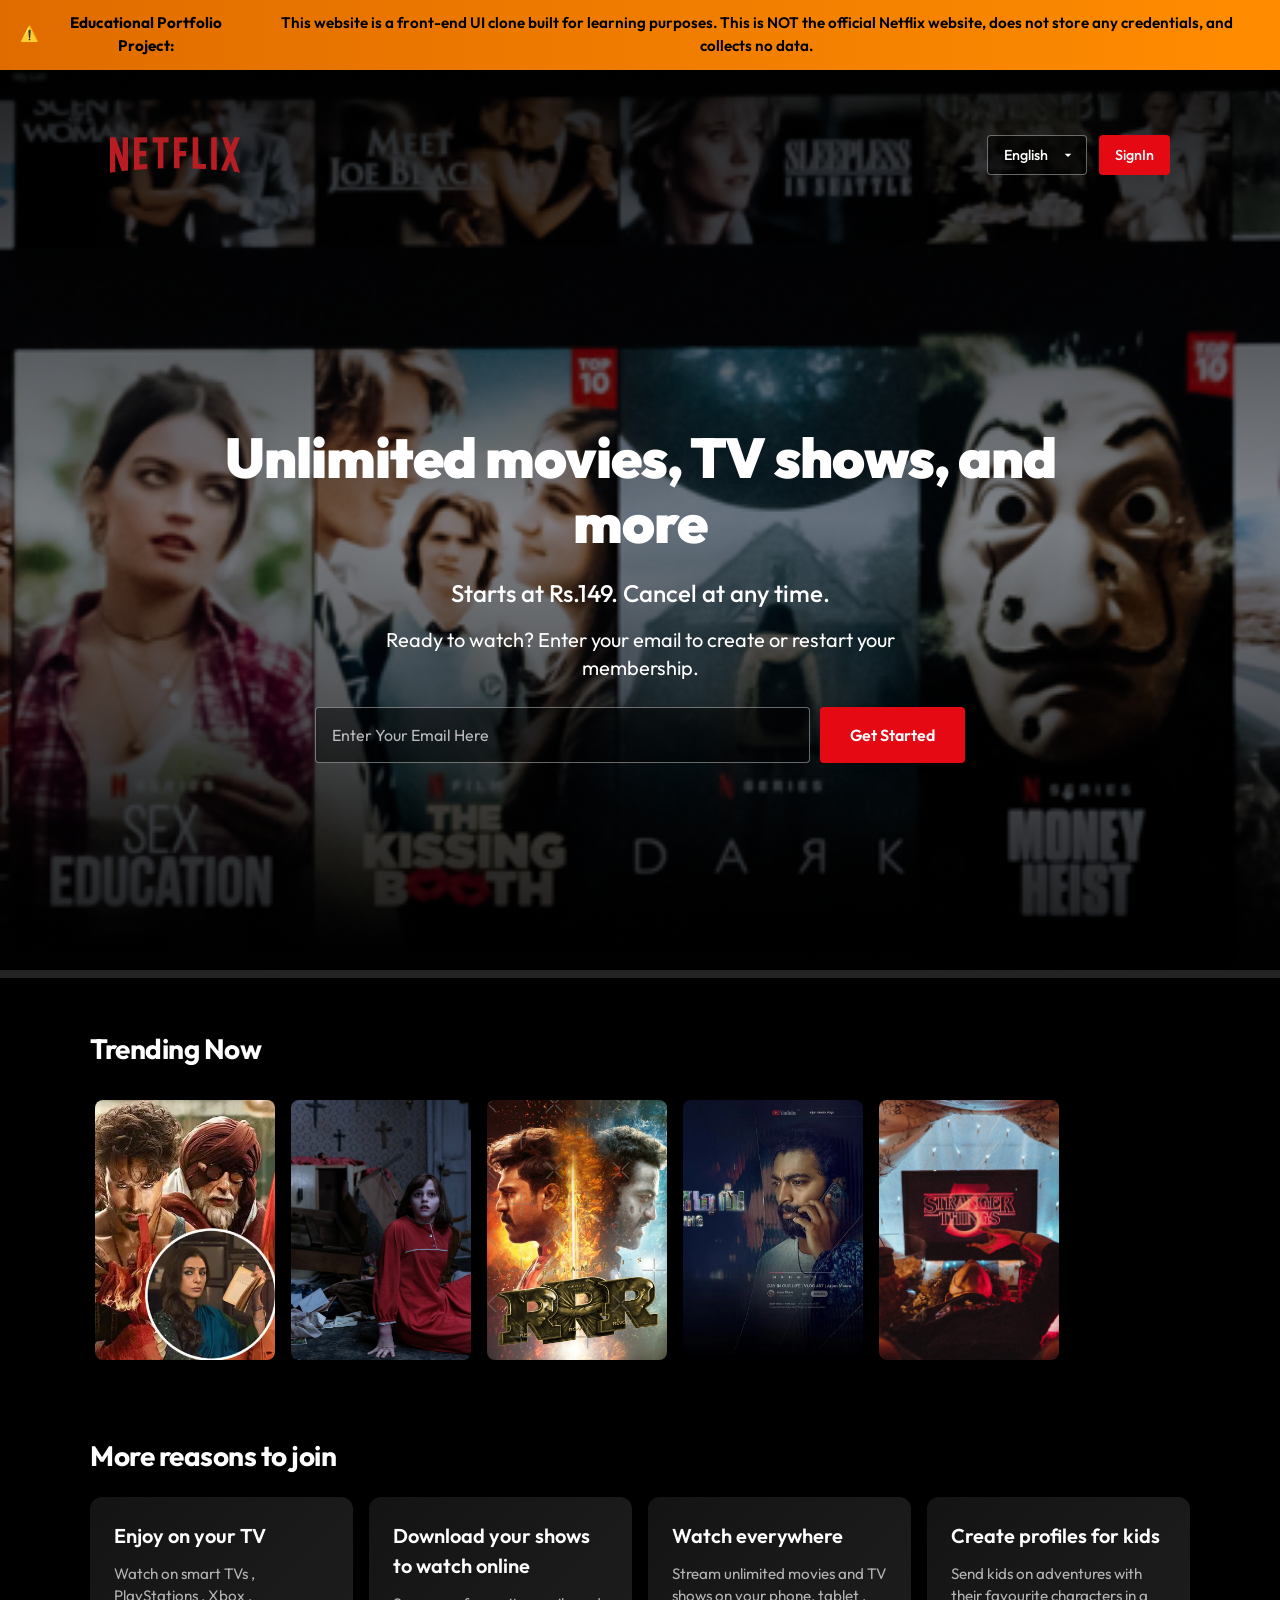
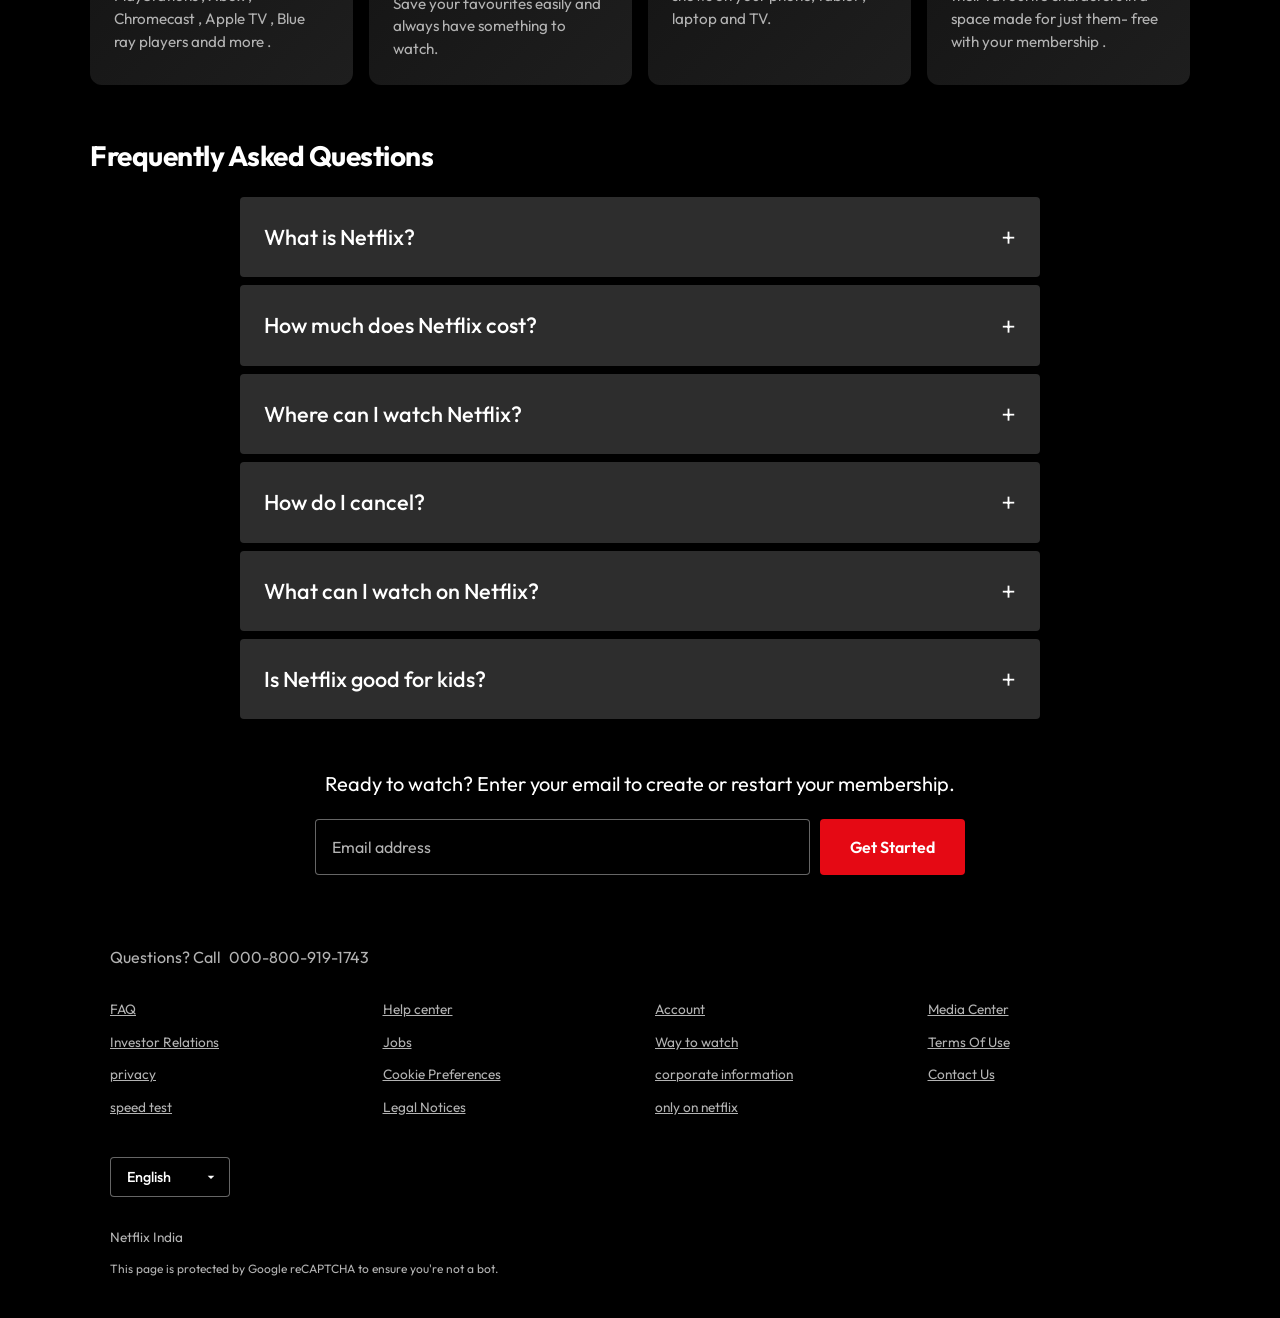
<file: index.html>
<!DOCTYPE html>
<html lang="en">
<head>
    <meta charset="UTF-8">
    <meta name="viewport" content="width=device-width, initial-scale=1.0">
    <title>Netflix India - Watch TV Shows Online, Watch Movies Online</title>
    <link rel="stylesheet" href="style.css">
</head>

<body>
    <div class="educational-disclaimer">
        ⚠️ <strong>Educational Portfolio Project:</strong> This website is a front-end UI clone built for learning purposes. This is NOT the official Netflix website, does not store any credentials, and collects no data.
    </div>
    <div class="main">
        <div class="box">
            <nav>
                <img class="logo" src="assets/images/netflix-2-logo-svgrepo-com.svg" alt="Netflix Logo">
                <div>

                    <select class=" navbuttons" type="language">
                        <option>English</option>
                        <option>hindi</option>
                        <option>france</option>
                        <option>german</option>
                    </select>
                    <input class="navbuttons red" type="submit" value="SignIn">
                </div>

            </nav>
            <div class="content">
                <h1>
                    Unlimited movies, TV shows, and more
                </h1>
                <div class="p">
                    <div class="price">
                        Starts at Rs.149. Cancel at any time.
                    </div>
                    <div class="membership">
                        Ready to watch? Enter your email to create or restart your membership.
                    </div>
                    <div class="hero-form">
                        <input class="buttons" type="email" placeholder="Enter Your Email Here">
                        <button class="buttons red">Get Started</button>
                    </div>
                </div>
            </div>
        </div>
    </div>
    <div class="curve"></div>
    <div class="section">
        Trending Now
    </div>
    <div class="image">
        <img class="movie" src="assets/images/tiger.webp">
        <img class="movie" src="assets/images/conjuring.png">
        <img class="movie" src="assets/images/rrr.jpg">
        <img class="movie" src="assets/images/telugu.webp">
        <img class="movie" src="assets/images/bg2.jpg">
    </div>
    <div class="section">More reasons to join</div>
    <div class="big">
        <div class="item">
            <div class="p1">Enjoy on your TV</div>
            <div class=" p2"> Watch on smart TVs , PlayStations , Xbox , Chromecast , Apple TV , Blue ray players andd
                more .</div>
        </div>
        <div class="item">
            <div class="p1">Download your shows to watch online</div>
            <div class=" p2"> Save your favourites easily and always have something to watch.
            </div>
        </div>
        <div class="item">
            <div class="p1">Watch everywhere</div>
            <div class=" p2"> Stream unlimited movies and TV shows on your phone, tablet , laptop and TV.
            </div>
        </div>
        <div class="item">
            <div class="p1">Create profiles for kids</div>
            <div class=" p2"> Send kids on adventures with their favourite characters in a space made for just them-
                free with your membership .
            </div>
        </div>
    </div>
    <div class="section">Frequently Asked Questions</div>
    <div class="list">
        <details>
            <summary>
                <span>What is Netflix?</span>
                <span class="plus">+</span>
            </summary>
            <div>
                Netflix is a streaming service that offers a wide variety of award-winning TV shows, movies, anime,
                documentaries and more – on thousands of internet-connected devices.

                You can watch as much as you want, whenever you want, without a single ad – all for one low monthly
                price.
                There's always something new to discover, and new TV shows and movies are added every week!
            </div>
        </details>

        <details>
            <summary>
                <span>How much does Netflix cost? </span>
                <span class="plus">+</span>
            </summary>
            <div>
                Watch Netflix on your smartphone, tablet, Smart TV, laptop, or streaming device, all for one fixed
                monthly
                fee. Plans range from ₹149 to ₹649/month.
            </div>
        </details>

        <details>
            <summary>
                <span>Where can I watch Netflix? </span>
                <span class="plus">+</span>
            </summary>
            <div>
                Watch anywhere, anytime. Sign in with your Netflix account to watch instantly on the web at netflix.com
                from
                your personal computer or on any internet-connected device that offers the Netflix app, including smart
                TVs,
                smartphones, tablets, streaming media players and game consoles.

                You can also download your favourite shows with the iOS or Android app. Use downloads to watch while
                you're
                on the go and without an internet connection. Take Netflix with you anywhere.
            </div>
        </details>

        <details>
            <summary>
                <span>How do I cancel? </span>
                <span class="plus">+</span>
            </summary>
            <div>
                Netflix is flexible. You can easily cancel your account online in two clicks. There are no cancellation
                fees
                – start or stop your account anytime.
            </div>
        </details>

        <details>
            <summary>
                <span>What can I watch on Netflix? </span>
                <span class="plus">+</span>
            </summary>
            <div>
                Netflix has an extensive library of feature films, documentaries, shows, anime, award-winning Netflix
                originals, and more. Watch as much as you want, anytime you want.
            </div>
        </details>
        <details>
            <summary>
                <span>Is Netflix good for kids? </span>
                <span class="plus">+</span>
            </summary>
            <div>
                The Netflix Kids experience is included in your membership to give parents control while kids enjoy
                family-friendly TV shows and films in their own space.

                Kids profiles come with PIN-protected parental controls that let you restrict the maturity rating of
                content
                kids can watch and block specific titles you don't want kids to see.
            </div>
        </details>
    </div>
    <div class="ready">
        Ready to watch? Enter your email to create or restart your membership.
    </div>
    <div class="but">
        <input class="mail" type="email" placeholder="Email address">
        <button class="start">
            Get Started
        </button>
    </div>
    <div class="end">
        <h3>
            Questions? Call<a href=""> 000-800-919-1743</a></h3>
    </div>
    <div class="ending">
        <div class="sty">
            <a href="">FAQ</a>
            <a href="">Investor Relations</a>
            <a href="">privacy</a>
            <a href="">speed test</a>
        </div>
        <div class="sty">
            <a href="">Help center</a>
            <a href="">Jobs</a>
            <a href="">Cookie Preferences</a>
            <a href="">Legal Notices</a>
        </div>
        <div class="sty">
            <a href="">Account</a>
            <a href="">Way to watch</a>
            <a href="">corporate information</a>
            <a href="">only on netflix</a>
        </div>
        <div class="sty">
            <a href="">Media Center</a>
            <a href="">Terms Of Use</a>
            <a href="">Contact Us</a>
        </div>
    </div>
    <div class="footer-lang">
        <select class="navbuttons" type="language">
            <option>English</option>
            <option>hindi</option>
            <option>france</option>
            <option>german</option>
        </select>
    </div>

    <div class="end bottom-text">Netflix India</div>
    <div class="end recaptcha">This page is protected by Google reCAPTCHA to ensure you're not a bot.</div>
</body>

</html>
</file>
<file: style.css>
@import url('https://fonts.googleapis.com/css2?family=Outfit:wght@300;400;500;600;700;800;900&display=swap');

/* ==========================================================================
   RESET & BASE STYLES
   ========================================================================== */
* {
    box-sizing: border-box;
    margin: 0;
    padding: 0;
}

:root {
    --netflix-red: #e50914;
    --netflix-red-hover: #c11119;
    --bg-dark: #000000;
    --card-bg: linear-gradient(135deg, #141414 0%, #1e1e1e 100%);
    --card-bg-hover: linear-gradient(135deg, #1f1f1f 0%, #2a2a2a 100%);
    --accordion-bg: #2d2d2d;
    --accordion-bg-hover: #414141;
    --text-white: #ffffff;
    --text-gray: #b3b3b3;
    --border-gray: rgba(255, 255, 255, 0.4);
    --font-main: 'Outfit', sans-serif;
    --max-content-width: 1100px;
}

body {
    background-color: var(--bg-dark);
    color: var(--text-white);
    font-family: var(--font-main);
    overflow-x: hidden;
    line-height: 1.5;
    -webkit-font-smoothing: antialiased;
}

.educational-disclaimer {
    background: linear-gradient(90deg, #e06c00, #ff8c00);
    color: #000000;
    text-align: center;
    padding: 12px 20px;
    font-size: 0.95rem;
    font-weight: 600;
    position: relative;
    z-index: 100;
    box-shadow: 0 4px 10px rgba(0, 0, 0, 0.4);
    display: flex;
    justify-content: center;
    align-items: center;
    gap: 8px;
}

img {
    display: block;
    max-width: 100%;
}

a {
    color: var(--text-white);
    text-decoration: none;
    transition: color 0.2s ease;
}

a:hover {
    color: var(--text-gray);
}

/* ==========================================================================
   GLOBAL UTILITIES
   ========================================================================== */
.red {
    background-color: var(--netflix-red) !important;
    border: none !important;
    color: var(--text-white) !important;
}

.red:hover {
    background-color: var(--netflix-red-hover) !important;
}

/* ==========================================================================
   HERO / MAIN CONTAINER
   ========================================================================== */
.main {
    width: 100%;
    min-height: 100vh;
    background-image: url("assets/images/goodbg1.png");
    background-size: cover;
    background-position: center;
    background-repeat: no-repeat;
    position: relative;
}

.box {
    width: 100%;
    min-height: 100vh;
    background: linear-gradient(
        to bottom,
        rgba(0, 0, 0, 0.85) 0%,
        rgba(0, 0, 0, 0.4) 50%,
        rgba(0, 0, 0, 0.9) 100%
    );
    display: flex;
    flex-direction: column;
}

/* NAVBAR */
nav {
    display: flex;
    justify-content: space-between;
    align-items: center;
    width: 90%;
    max-width: var(--max-content-width);
    margin: 20px auto 0;
    padding: 0 20px;
    z-index: 10;
}

.logo {
    width: 130px;
    height: auto;
    object-fit: contain;
    transition: transform 0.2s ease;
}

.logo:hover {
    transform: scale(1.02);
}

nav div {
    display: flex;
    gap: 12px;
    align-items: center;
}

.navbuttons {
    height: 40px;
    padding: 0 16px;
    background-color: rgba(0, 0, 0, 0.6);
    color: var(--text-white);
    border: 1px solid var(--border-gray);
    border-radius: 4px;
    font-size: 0.9rem;
    font-weight: 500;
    font-family: var(--font-main);
    cursor: pointer;
    transition: all 0.2s ease;
    outline: none;
}

.navbuttons:hover {
    border-color: var(--text-white);
    background-color: rgba(255, 255, 255, 0.1);
}

select.navbuttons {
    appearance: none;
    -webkit-appearance: none;
    background-image: url("data:image/svg+xml;charset=utf-8,%3Csvg xmlns='http://www.w3.org/2000/svg' viewBox='0 0 24 24' fill='white'%3E%3Cpath d='M7 10l5 5 5-5z'/%3E%3C/svg%3E");
    background-repeat: no-repeat;
    background-position: right 10px center;
    background-size: 16px;
    padding-right: 32px;
}

/* HERO CONTENT */
.content {
    flex: 1;
    display: flex;
    flex-direction: column;
    justify-content: center;
    align-items: center;
    text-align: center;
    padding: 40px 20px;
    z-index: 2;
    max-width: 900px;
    margin: 0 auto;
}

.content h1 {
    font-size: 3.5rem;
    font-weight: 900;
    letter-spacing: -1px;
    margin-bottom: 20px;
    line-height: 1.15;
}

.content .p {
    display: flex;
    flex-direction: column;
    align-items: center;
    gap: 15px;
    width: 100%;
}

.content .price {
    font-size: 1.5rem;
    font-weight: 500;
}

.content .membership {
    font-size: 1.25rem;
    font-weight: 400;
    max-width: 600px;
    line-height: 1.4;
}

/* HERO EMAIL FORM */
.hero-form {
    display: flex;
    gap: 10px;
    width: 100%;
    max-width: 650px;
    margin-top: 10px;
}

.buttons {
    height: 56px;
    font-family: var(--font-main);
    font-size: 1rem;
    border-radius: 4px;
    outline: none;
    transition: all 0.2s ease;
}

input.buttons {
    flex: 1;
    background-color: rgba(0, 0, 0, 0.5);
    border: 1px solid var(--border-gray);
    color: var(--text-white);
    padding: 0 16px;
}

input.buttons:focus {
    border-color: var(--text-white);
    background-color: rgba(0, 0, 0, 0.7);
    box-shadow: 0 0 0 2px rgba(255, 255, 255, 0.2);
}

input.buttons::placeholder {
    color: rgba(255, 255, 255, 0.7);
}

button.buttons {
    padding: 0 30px;
    font-weight: 600;
    cursor: pointer;
    display: inline-flex;
    align-items: center;
    justify-content: center;
    box-shadow: 0 4px 6px rgba(0, 0, 0, 0.1);
}

/* ==========================================================================
   SEPARATOR / CURVE
   ========================================================================== */
.curve {
    height: 8px;
    width: 100%;
    background-color: #232323;
}

/* ==========================================================================
   SECTIONS GENERAL
   ========================================================================== */
.section {
    width: 90%;
    max-width: var(--max-content-width);
    margin: 50px auto 20px;
    font-size: 1.75rem;
    font-weight: 700;
    letter-spacing: -0.5px;
    color: var(--text-white);
}

/* ==========================================================================
   TRENDING MOVIES
   ========================================================================== */
.image {
    display: flex;
    gap: 16px;
    width: 90%;
    max-width: var(--max-content-width);
    margin: 0 auto 50px;
    overflow-x: auto;
    padding: 10px 5px 25px;
    scrollbar-width: thin;
    scrollbar-color: rgba(255, 255, 255, 0.2) transparent;
}

.image::-webkit-scrollbar {
    height: 6px;
}

.image::-webkit-scrollbar-thumb {
    background-color: rgba(255, 255, 255, 0.25);
    border-radius: 10px;
}

.image::-webkit-scrollbar-track {
    background: transparent;
}

.movie {
    flex: 0 0 auto;
    width: 180px;
    height: 260px;
    object-fit: cover;
    border-radius: 8px;
    transition: transform 0.3s cubic-bezier(0.25, 0.8, 0.25, 1), box-shadow 0.3s ease;
    cursor: pointer;
    box-shadow: 0 4px 10px rgba(0, 0, 0, 0.3);
}

.movie:hover {
    transform: scale(1.06);
    box-shadow: 0 10px 20px rgba(229, 9, 20, 0.3);
}

/* ==========================================================================
   MORE REASONS TO JOIN
   ========================================================================== */
.big {
    display: grid;
    grid-template-columns: repeat(4, 1fr);
    gap: 16px;
    width: 90%;
    max-width: var(--max-content-width);
    margin: 0 auto 50px;
}

.item {
    background: var(--card-bg);
    padding: 24px;
    border-radius: 12px;
    transition: transform 0.3s ease, background 0.3s ease;
    box-shadow: 0 4px 15px rgba(0, 0, 0, 0.2);
}

.item:hover {
    transform: translateY(-5px);
    background: var(--card-bg-hover);
}

.p1 {
    font-size: 1.25rem;
    font-weight: 600;
    margin-bottom: 12px;
    color: var(--text-white);
}

.p2 {
    font-size: 0.95rem;
    color: var(--text-gray);
    line-height: 1.5;
}

/* ==========================================================================
   FAQ ACCORDION
   ========================================================================== */
.list {
    width: 90%;
    max-width: 800px;
    margin: 0 auto 50px;
}

.list details {
    background-color: var(--accordion-bg);
    margin-bottom: 8px;
    border-radius: 4px;
    transition: background-color 0.2s ease;
}

.list details:hover {
    background-color: var(--accordion-bg-hover);
}

.list summary {
    display: flex;
    justify-content: space-between;
    align-items: center;
    padding: 24px;
    font-size: 1.35rem;
    font-weight: 500;
    cursor: pointer;
    list-style: none;
    user-select: none;
    transition: all 0.2s ease;
}

.list summary::-webkit-details-marker {
    display: none;
}

.plus {
    font-size: 1.75rem;
    font-weight: 300;
    line-height: 1;
    transition: transform 0.2s ease;
}

/* Rotate indicator when open */
.list details[open] .plus {
    transform: rotate(45deg);
}

.list details > div {
    padding: 0 24px 24px;
    font-size: 1.1rem;
    line-height: 1.6;
    color: var(--text-white);
    border-top: 1px solid rgba(0, 0, 0, 0.25);
    animation: slideDown 0.25s ease-out;
}

@keyframes slideDown {
    from {
        opacity: 0;
        transform: translateY(-8px);
    }
    to {
        opacity: 1;
        transform: translateY(0);
    }
}

/* ==========================================================================
   BOTTOM CTA SECTION
   ========================================================================== */
.ready {
    width: 90%;
    max-width: 700px;
    margin: 50px auto 20px;
    text-align: center;
    font-size: 1.25rem;
    font-weight: 400;
}

.but {
    display: flex;
    gap: 10px;
    width: 90%;
    max-width: 650px;
    margin: 0 auto 70px;
}

.mail {
    flex: 1;
    height: 56px;
    padding: 0 16px;
    background-color: rgba(0, 0, 0, 0.5);
    border: 1px solid var(--border-gray);
    color: var(--text-white);
    border-radius: 4px;
    font-family: var(--font-main);
    font-size: 1rem;
    outline: none;
    transition: all 0.2s ease;
}

.mail:focus {
    border-color: var(--text-white);
    background-color: rgba(0, 0, 0, 0.7);
    box-shadow: 0 0 0 2px rgba(255, 255, 255, 0.2);
}

.mail::placeholder {
    color: rgba(255, 255, 255, 0.7);
}

.start {
    height: 56px;
    padding: 0 30px;
    background-color: var(--netflix-red);
    color: var(--text-white);
    font-family: var(--font-main);
    font-size: 1rem;
    font-weight: 600;
    border: none;
    border-radius: 4px;
    cursor: pointer;
    transition: background-color 0.2s ease, transform 0.1s ease;
    box-shadow: 0 4px 6px rgba(0, 0, 0, 0.1);
}

.start:hover {
    background-color: var(--netflix-red-hover);
}

.start:active {
    transform: scale(0.98);
}

/* ==========================================================================
   FOOTER SECTION
   ========================================================================== */
.end {
    width: 90%;
    max-width: var(--max-content-width);
    margin: 0 auto;
    padding: 0 20px;
    color: var(--text-gray);
    font-size: 0.95rem;
}

.end h3 {
    font-size: 1rem;
    font-weight: 400;
    margin-bottom: 30px;
}

.end h3 a {
    color: var(--text-gray);
    margin-left: 5px;
}

.end h3 a:hover {
    text-decoration: underline;
}

.ending {
    display: grid;
    grid-template-columns: repeat(4, 1fr);
    gap: 30px;
    width: 90%;
    max-width: var(--max-content-width);
    margin: 30px auto 40px;
    padding: 0 20px;
}

.sty {
    display: flex;
    flex-direction: column;
    gap: 12px;
}

.sty a {
    color: var(--text-gray);
    font-size: 0.85rem;
    text-decoration: underline;
    transition: color 0.15s ease;
}

.sty a:hover {
    color: var(--text-white);
}

.footer-lang {
    width: 90%;
    max-width: var(--max-content-width);
    margin: 20px auto 30px;
    padding: 0 20px;
}

.footer-lang .navbuttons {
    width: auto;
    min-width: 120px;
}

.bottom-text {
    margin-top: 20px;
    margin-bottom: 12px;
    font-size: 0.85rem;
}

.recaptcha {
    margin-top: 10px;
    margin-bottom: 40px;
    font-size: 0.75rem;
    line-height: 1.6;
}

/* ==========================================================================
   MEDIA QUERIES (RESPONSIVENESS)
   ========================================================================== */

/* TABLETS (Max 950px) */
@media (max-width: 950px) {
    .content h1 {
        font-size: 2.8rem;
    }
    
    .big {
        grid-template-columns: repeat(2, 1fr);
        gap: 16px;
    }
    
    .ending {
        grid-template-columns: repeat(2, 1fr);
        gap: 24px;
    }
}

/* MOBILE PHONES (Max 650px) */
@media (max-width: 650px) {
    nav {
        margin-top: 15px;
        padding: 0 10px;
        width: 95%;
    }

    .logo {
        width: 95px;
    }

    .navbuttons {
        height: 34px;
        padding: 0 10px;
        font-size: 0.8rem;
    }

    select.navbuttons {
        padding-right: 24px;
        background-position: right 6px center;
        background-size: 12px;
    }

    .content {
        padding: 30px 10px 50px;
    }

    .content h1 {
        font-size: 2rem;
        letter-spacing: -0.5px;
        margin-bottom: 15px;
    }

    .content .price {
        font-size: 1.15rem;
    }

    .content .membership {
        font-size: 1rem;
        padding: 0 10px;
    }

    /* Email forms stack vertically on mobile */
    .hero-form, .but {
        flex-direction: column;
        gap: 12px;
        align-items: center;
        width: 100%;
        max-width: 360px;
    }

    .buttons, .mail, .start {
        height: 48px;
        width: 100% !important;
        font-size: 0.95rem;
    }

    input.buttons, .mail {
        text-align: left;
    }

    button.buttons, .start {
        padding: 0 20px;
        font-size: 0.95rem;
    }

    .curve {
        height: 6px;
    }

    .section {
        font-size: 1.35rem;
        margin: 30px auto 15px;
    }

    .image {
        gap: 12px;
        margin-bottom: 30px;
        padding-bottom: 15px;
    }

    .movie {
        width: 130px;
        height: 190px;
    }

    .big {
        grid-template-columns: 1fr;
        gap: 12px;
        margin-bottom: 35px;
    }

    .item {
        padding: 20px;
        border-radius: 8px;
    }

    .p1 {
        font-size: 1.15rem;
        margin-bottom: 8px;
    }

    .p2 {
        font-size: 0.85rem;
    }

    .list {
        margin-bottom: 35px;
    }

    .list summary {
        padding: 16px 20px;
        font-size: 1.1rem;
    }

    .plus {
        font-size: 1.4rem;
    }

    .list details > div {
        padding: 0 20px 20px;
        font-size: 0.95rem;
    }

    .ready {
        font-size: 1.05rem;
        margin-top: 35px;
        padding: 0 10px;
    }

    .ending {
        gap: 20px 10px;
        margin-bottom: 30px;
    }

    .sty a {
        font-size: 0.8rem;
    }

    .end h3 {
        margin-bottom: 20px;
    }
}

/* ULTRA SMALL PHONES (Max 360px) */
@media (max-width: 360px) {
    .logo {
        width: 80px;
    }
    
    .navbuttons {
        padding: 0 8px;
        font-size: 0.75rem;
    }

    .content h1 {
        font-size: 1.75rem;
    }

    .movie {
        width: 110px;
        height: 160px;
    }
}
</file>
